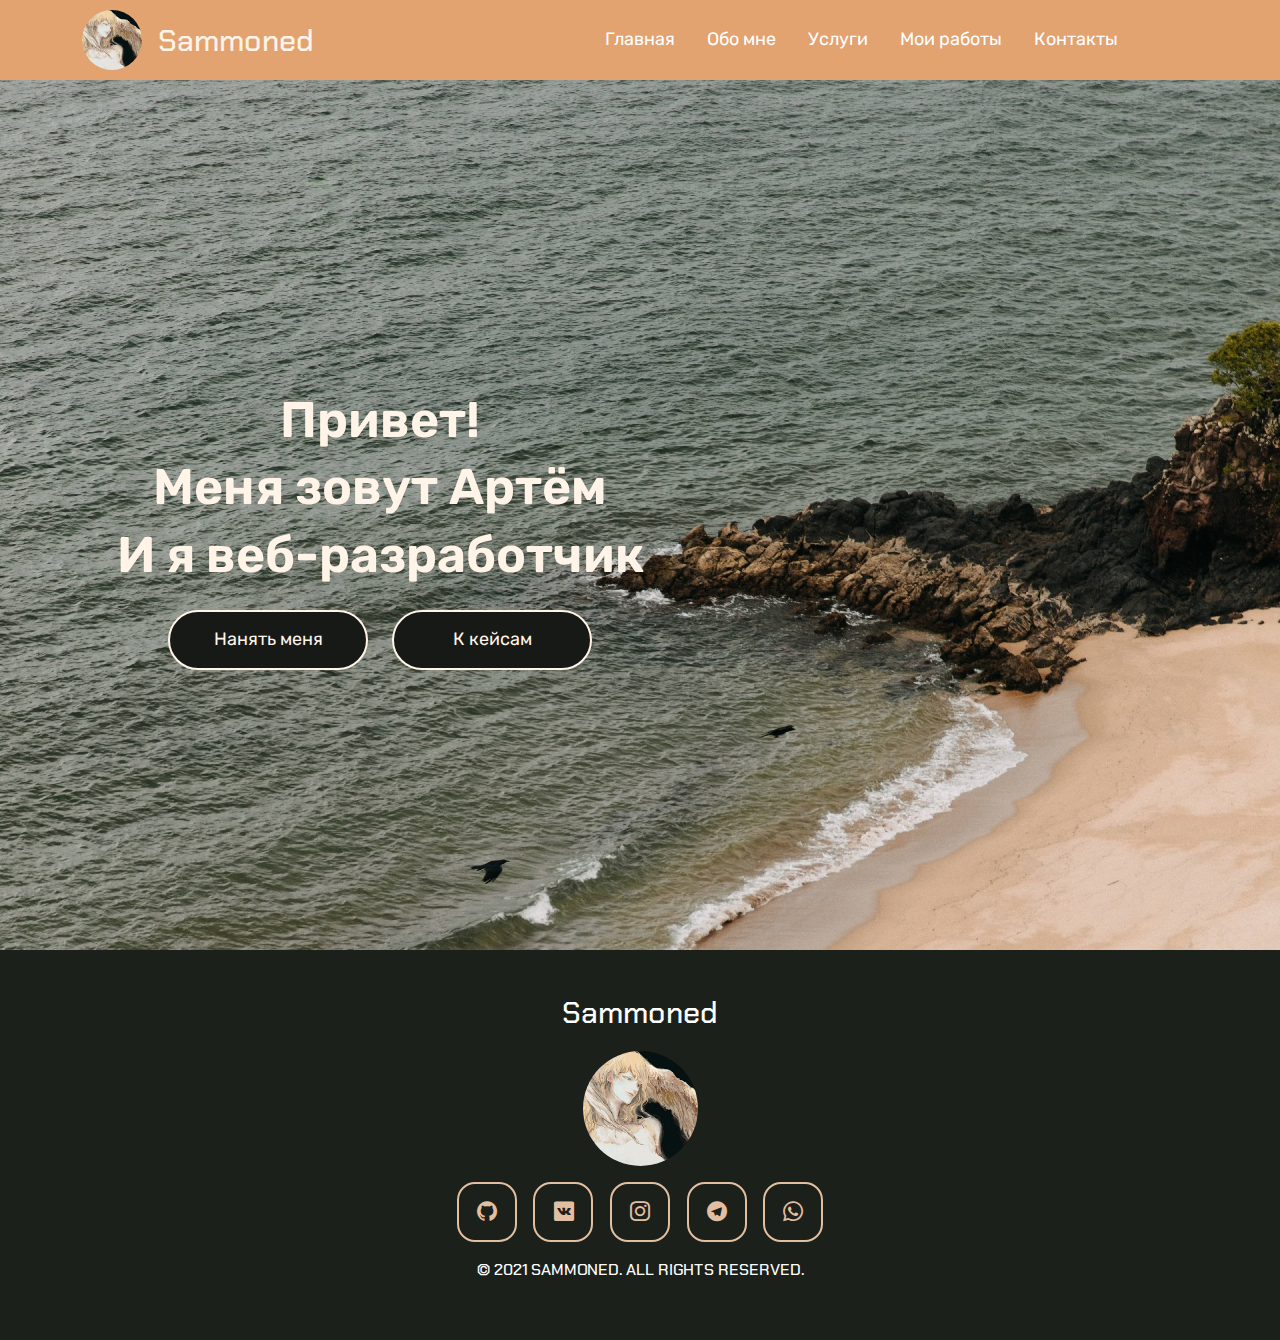
<file: kursovaya/index.html>
<!DOCTYPE html>
<html lang="en">

<head>
	<meta charset="UTF-8">
	<meta name="viewport" content="width=device-width, initial-scale=1.0">
	<title>Sammoned</title>
	<link rel="stylesheet" href="css/bootstrap.min.css">
	<link rel="stylesheet" href="css/style.css">
	<link rel="stylesheet" href="css/font-awesome.min.css">
	<link rel="icon" href="img/AVA.ico" type="image/x-icon">
	<link rel="stylesheet" href="css/icon-fonts.css">
	<link rel="stylesheet" href="css/preloader.css">
</head>

<body>

	<div id="preloader" class="preloader">
		<div class="loader">
		</div>

		<img src="img/AVA.png" alt="">
	</div>

	<header>
		<nav>
			<div class="container h-100 w-100">
				<div class="row h-100">
					<div class="h-100 col-xl-3 col-lg-4 col-6 d-flex align-items-center">
						<div class="ava"></div>
						<div class="logo mx-3">
							Sammoned
						</div>
					</div>
					<div class="h-100 d-lg-block d-none col-xxl-6 col-lg-7 offset-xxl-3 offset-xl-2 offset-lg-1 navigation">
						<ul>
							<li class="mx-xl-3 mx-2"><a href="index.html">Главная</a></li>
							<li class="mx-xl-3 mx-2"><a href="about.html">Обо мне</a></li>
							<li class="mx-xl-3 mx-2"><a href="services.html">Услуги</a></li>
							<li class="mx-xl-3 mx-2"><a href="cases.html">Мои работы</a></li>
							<li class="mx-xl-3 mx-2"><a href="contacts.html">Контакты</a></li>
						</ul>
					</div>
					<div class="navButton w-50 h-100 col-6 d-lg-none d-flex justify-content-end align-items-center">
						<div class="navIcon">
							<i class="icon-menu"></i>
						</div>
					</div>
					<ul class="navTitle">
						<li class="mx-xl-3"><a href="index.html">Главная</a></li>
						<li class="mx-xl-3"><a href="about.html">Обо мне</a></li>
						<li class="mx-xl-3"><a href="services.html">Услуги</a></li>
						<li class="mx-xl-3"><a href="cases.html">Мои работы</a></li>
						<li class="mx-xl-3"><a href="contacts.html">Контакты</a></li>
					</ul>
				</div>
			</div>
		</nav>
	</header>

	<section class="main parallax all" id="main">
		<div class="parallax_bg">

		</div>
		<div class="container content d-flex justify-content-lg-start justify-content-center w-100 h-100 pt-5">
			<div class="row title_container flex-column">
				<div class="col-3 w-100 h-25">
					<p class="title animate">Привет!</p>
				</div>
				<div class="col-3 w-100 h-25">
					<p class="title animate">Меня зовут Артём</p>
				</div>
				<div class="col-3 w-100 h-25">
					<p class="title animate">И я веб-разработчик</p>
				</div>
				<div class="col-3 w-100 h-25">
					<div class="row mt-4">
						<div class="col-6 d-flex justify-content-end">
							<a class="title animate" href="contacts.html"><button id="mainBtn1">Нанять меня</button></a>
						</div>
						<div class="col-6 d-flex">
							<a class="title animate" href="cases.html"><button id="mainBtn2">К кейсам</button></a>
						</div>
					</div>
				</div>
			</div>
		</div>
	</section>

	<footer class="all">
		<div class="container w-100 h-100">
			<div class="row flex-column align-items-center pt-3">
				<div class="logo col-3 mt-4 mb-3">Sammoned</div>
				<div class="ava last col-3 mb-3"></div>
				<div class="d-flex justify-content-center">
					<div class="row networkFrame mb-3 justify-content-evenly">
						<div class="col-3 network">
							<a href="https://github.com/Sammoned1/Sammoned1.github.io" target="_blank"><i class="icon-github"></i></a>
						</div>
						<div class="col-3 network">
							<a href="https://vk.com/sammoned" target="_blank"><i class="icon-vk"></i></a>
						</div>
						<div class="col-3 network">
							<a href="https://www.instagram.com/sammoned1/" target="_blank"><i class="icon-instagram"></i></a>
						</div>
						<div class="col-3 network">
							<a href="https://t.me/Sammoned" target="_blank"><i class="icon-telegram"></i></a>
						</div>
						<div class="col-3 network">
							<a href="https://wa.me/79854816227" target="_blank"><i class="icon-whatsapp"></i></a>
						</div>

					</div>

				</div>
				<span>© 2021 SAMMONED. ALL RIGHTS RESERVED.</span>
			</div>
		</div>
	</footer>
	<script src="js/iconAnimation.js"></script>
	<script src="js/myScrollAnimation.js"></script>
	<script src="js/parallax.js"></script>
	<script src="js/myDropDownMenu.js"></script>
	<script src="js/myScript.js"></script>
	<script src="js/preloader.js"></script>
</body>

</html>
</file>
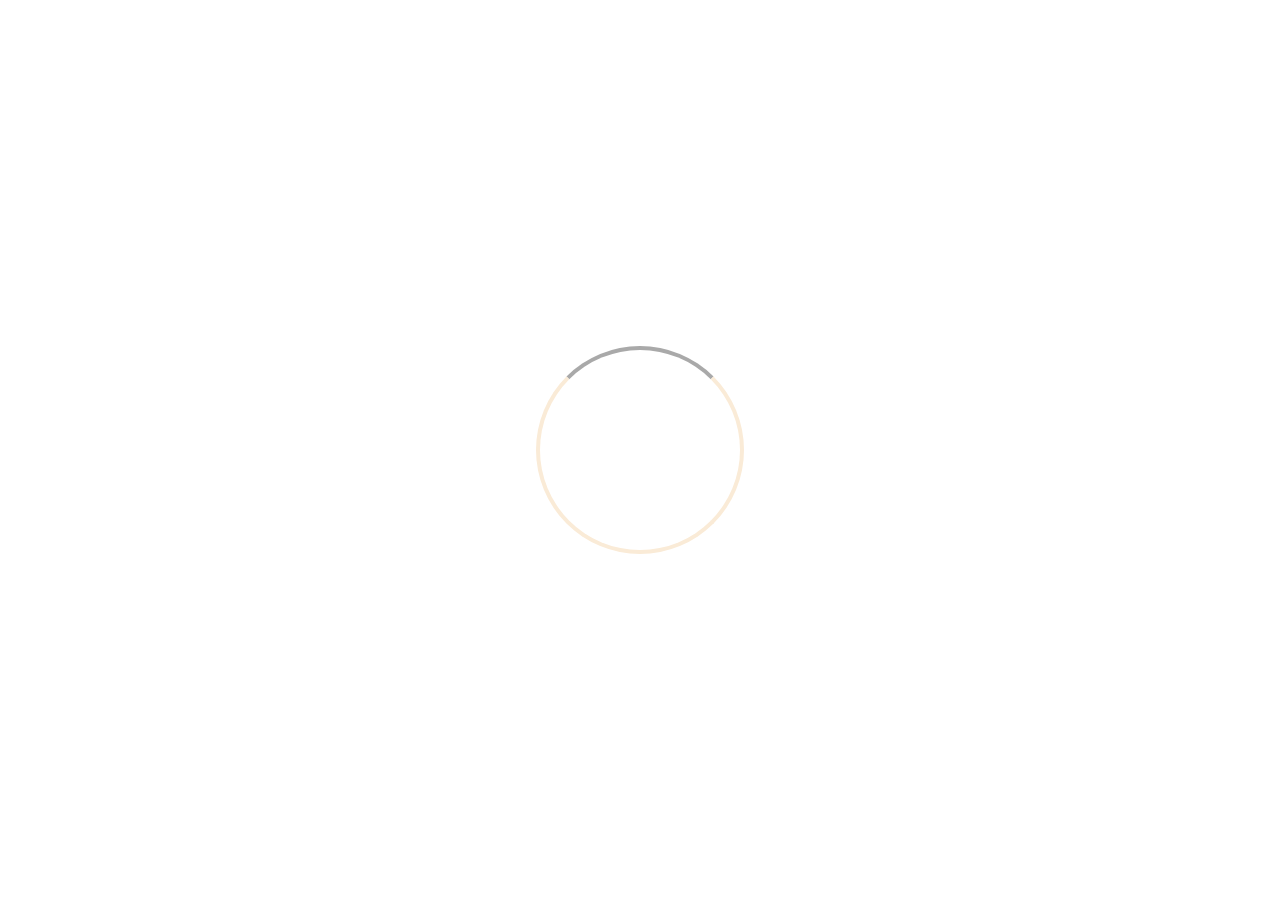
<file: kursovaya/loader.html>
<!DOCTYPE html>
<html lang="en">

<head>
    <meta charset="UTF-8">
    <title>Loader</title>
    <link rel="stylesheet" href="css/reset.css">
    <link rel="stylesheet" href="css/preloader.css">
</head>

<body>
    <section>
        <div class="loader">
<!--
            <span style="--i:1;"></span>
            <span style="--i:2;"></span>
            <span style="--i:3;"></span>
            <span style="--i:4;"></span>
            <span style="--i:5;"></span>
            <span style="--i:6;"></span>
            <span style="--i:7;"></span>
            <span style="--i:8;"></span>
            <span style="--i:9;"></span>
            <span style="--i:10;"></span>
            <span style="--i:11;"></span>
            <span style="--i:12;"></span>
            <span style="--i:13;"></span>
            <span style="--i:14;"></span>
            <span style="--i:15;"></span>
            <span style="--i:16;"></span>
            <span style="--i:17;"></span>
            <span style="--i:18;"></span>
            <span style="--i:19;"></span>
            <span style="--i:20;"></span>
-->
        </div>
    </section>
</body>

</html>
</file>
<file: kursovaya/css/style.css>
html {
	width: 100%;
	height: 100%;
}


.b {
	border: 1px solid red;
}


body {
	height: 100%;
	width: 100%;
	overflow-y: scroll;
	overflow-x: hidden;
	font-family: 'Rubik', sans-serif;
}

.navIcon {
	line-height: 55px;
	text-align: center;
	width: 50px;
	height: 50px;
	font-size: 30px;
	color: #FFF4E7 !important;
	cursor: pointer;
}

nav {
	position: relative;
	color: #FFF4E7;
	height: 80px;
	width: 100%;
	background: #E2A371;
	position: fixed;
	z-index: 100;
/*	transform: translateY(-80px);*/
	transition: all 0.8s;
}

.navTitle{
	position: absolute;
	top: 80px;
	right: 0;
	height: 0px;
	width: 300px;
	background: #171916;
	color: #FFF4E7;
	line-height: 39px;
	text-align: center;
	overflow: hidden;
	transition: all 0.6s ease;
}
.navTitle.active{
	height: 200px;
}
.navTitle li{
	width: 100%;
	font-size: 18px;
	list-style: none;
}
.navTitle a, .navTitle a:visited{
	text-decoration: none;
	color: #FFF4E7;
	width: 100%;
	display: block;
}

nav.active {
	transform: translateY(0);
}

.ava {
	height: 60px;
	width: 60px;
	min-width: 60px;
	overflow: hidden;
	border-radius: 50%;
	background: url("../img/AVA.png") 50% 50%/cover no-repeat;
}

.navigation a,
.navigation a:visited {
	color: white;
	text-decoration: none;
	text-align: center;
	height 100%;
	line-height: 78px;
	font-size: 18px;
	font-family: 'Rubik';
	
}

.navigation li {
	float: left;
	list-style: none;
}

.logo {
	text-align: center;
	font-size: 30px;
	font-family: 'Chakra';
}

.main {
	width: 100%;
	overflow-y: hidden;
	max-height: 1500px;
	height: 1100px;
	position: relative;
	z-index: 0;
}

.parallax_bg {
	z-index: 0;
	width: 100%;
	height: 1500px;
	background: url("../img/miguel-hernandez-8ql_bGUvEno-unsplash.jpg") 50% 30%/cover no-repeat;
/*	transition: all 0.1s;*/
}

.content{
	z-index:3;
	position: absolute;
	left:0;
	right:0;
	top:0;
	bottom: 0;
	
}

.title_container {
	margin-top: 30% !important;
	height: 30%;
	width: 620px;
}

.title_container p {
	font-family: 'Rubik', sans-serif;
	color: #FFF4E7;
	height: 100%;
	width: 100%;
	font-size: 50px;
	text-align: center;
	font-weight: 600;
}

.contact,
.title {
	transform: translate(0, 120%);
	opacity: 0;
	transition: all 0.8s ease 0s;

}

.title.active,
.contact.active {
	opacity: 1;
	transform: translate(0, 0);
}

.list li{
	opacity: 0;
	transform: translateX(-100%);
	transition: all 0.8s;
}

.list.active li{
	opacity: 1;
	transform: translateX(0);
}

.point1:nth-child(2) {
	transition-delay: 0.2s;
}

.point1:nth-child(3) {
	transition-delay: 0.4s;
}

.point1:nth-child(4) {
	transition-delay: 0.6s;
}

.point2:nth-child(1) {
	transition-delay: 0.8s;
}

.point2:nth-child(2) {
	transition-delay: 1s;
}

.point2:nth-child(3) {
	transition-delay: 1.2s;
}

.point2:nth-child(4) {
	transition-delay: 1.4s;
}
.point3:nth-child(2) {
	transition-delay: 0.2s;
}

.point3:nth-child(3) {
	transition-delay: 0.4s;
}

.point3:nth-child(4) {
	transition-delay: 0.6s;
}

.point3:nth-child(5) {
	transition-delay: 0.8s;
}

.point3:nth-child(6) {
	transition-delay: 1s;
}

.point3:nth-child(7) {
	transition-delay: 1.2s;
}

.point3:nth-child(8) {
	transition-delay: 1.4s;
}


.main button {
	width: 200px;
	height: 60px;
	border: 2px solid #FFF4E7;
	color: #FFF4E7;
	background-color: #171916;
	border-radius: 30px;
	font-size: 18px;
}


.aboutMe {
	width: 100%;
	height: 800px;
	background: #1C201B;
	padding-top: 2%;
	
}

.buttons {
	width: 390px;
}

h2 {
	width: 100%;
	height: 90px;
	font-family: 'RubikMonoOne';
	color: white;
	font-size: 55px;
	text-align: center;
	line-height: 90px;
}

.photo {
	height: 440px;
	width: 440px;
	border: 2px solid white;
}

.infoBlock{
	width: 50%;
}

.info {
	width: 100%;
	margin-left: 30px;
	color: white;
}
.info > .row{
	width: 100%;
}

.info h3 {
	font-size: 22px;

}

.info a{
	width: 170px;
	height: 40px;
}

.info button {
	width: 100%;
	height: 100%;
	border: 1px solid white;
	background: none;
	color: white;
	border-radius: 30px;
	font-size: 14px;
}

.line {
	width: 0;
	height: 0;
	-webkit-transition: all 0.8s ease 0.2s;
	-o-transition: all 0.8s ease 0.2s;
	transition: all 0.s ease 0.2s;
}

.line.active{
	width: 450px;
	border: 1px solid white;
}

.lineBlock{
	height: 0;
	margin-bottom: 10px;
}

.aboutMe li {
	position: relative;
	list-style: none;
	margin-bottom: 10px;
}

.info li::before {
	content: '';
	position: absolute;
	background-color: #E3BFA2;
	height: 10px;
	width: 10px;
	left: -30px;
	right: 0;
	bottom: 0;
	top: 30%;
}

.services {
	padding-top: 2%;
	height: 900px;
	width: 100%;
	background: #171916;
}

.service {
	width: 340px;
	height: 378px;
	background: #1C201B;
	border-radius: 50px;

}

.Icon {
	margin: auto;
	width: 110px;
	height: 110px;
	border: 2px solid #E3BFA2;
	border-radius: 35px;
	color: #E3BFA2;
	text-align: center;
	line-height: 115px;
	font-size: 45px;
	transition: all 0.4s;
}

.Icon.active {
	border-radius: 50%;
	transition: all 0.4s;
	background: #FFF4E7;
	color: #E2A371;
	border: 2px solid #E2A371;
}

.services h3 {
	color: white;
	width: 100%;
	text-align: center;
	height: 26px;
	font-size: 24px;
}

.services .row{
	margin-top: 4%;
}

.services p {
	color: white;
	font-size: 20px;
	text-align: center;
	width: 100%;
	height: 120px;
}

.cases {
	padding-top: 2%;
	width: 100%;
	height: 1300px;
	background: url("../img/mark-boss-YvWKfaw9zCw-unsplash.jpg") 100% 100%/cover no-repeat;
}

.cases h2 {
	color: #171916;
}

.frame {
	margin-left: auto;
	margin-right: auto;
	margin-top: 10%;
	width: 60%;
	height: 328px;
	background: #1C201B;
	color: #FFF4E7;
	border-radius: 50px;
	text-align: center;
	font-size: 30px;
	display: -webkit-flex;
	display: -moz-flex;
	display: -ms-flex;
	display: -o-flex;
	display: flex;
	align-items: center;
}

.contacts {
	padding-top: 5%;
	height: 610px;
	width: 100%;
	background: #171916;
}



.contacts a {
	font-family: "Chakra", sans-serif;
	font-size: 20px;
	color: white;
	text-decoration: none;
}

.contacts span {
	color: #E3BFA2;
}

.part {
	line-height: 38px;
}

.ava.last {
	width: 115px;
	height: 115px;
	background: url("../img/AVA.png") 50% 50%/cover no-repeat;
}

footer {
	color: white;
	height: 390px;
	width: 100%;
	background-color: #1C201B;
}

.network {
	height: 60px;
	width: 60px;
	border: 2px solid #E3BFA2;
	border-radius: 18px;
	color: #E3BFA2;
	line-height: 62px;
	font-size: 20px;
	transition: all 0.4s;
}

.network a,
.network a:visited {
	color: #E3BFA2;
	text-decoration: none;
	height: 60px;
	width: 60px;
	display: block;
	text-align: center;
	transform: translate(-23%, -3%);
	transition: all 0.4s;
}

.network:hover {
	background: #FFF4E7;
	border-radius: 50%;
	transition: all 0.4s;
	border: 2px solid #E2A371;
}

.network a:hover {
	color: #E2A371;
	transition: all 0.4s;
}

.networkFrame {
	width: 400px;
}

footer .logo {
	width: 300px;
}

footer span {
	font-family: 'Chakra', sans-serif;
	text-align: center;
	font-size: 16;
}

.dev {
	border: 1px solid red;
}

@media(max-width:1399px) {
	.main {
		height: 950px;
	}

	.photo {
		width: 380px;
		height: 380px;
	}
}

@media(max-width:1300px) {
	.main {
/*		height: 850px;*/
	}
}

@media(max-width:1199px) {
	.main {
/*		height: 800px;*/
	}

	#service3 {
		transform: translateY(-100px);
	}

	.title_container {
		margin-top: 36%!important;
	}

	.services {
		height: 1100px;
	}

	.cases {
		height: 1100px;
	}

}

@media(max-width:991px) {
	.title_container {
		margin-top: 46%!important;
	}

	.main {
/*		height: 700px;*/
	}

	.photoBlock {
		width: 100%;
	}

	.photo {
		width: 440px;
		height: 440px;
	}

	.aboutMe {
		height: 1200px;
	}

	.infoBlock {
		width: 100%;
	}

	.line.active {
		width: 600px;
	}

	.buttons {
		width: 100%;
	}

	.contacts {
		height: 700px;
	}

	.frame {
		width: 80%;
		height: 400px;
	}

	.info {
		margin-top: 20px;
	}
	.infoPart{
		padding-left: 80px;
	}
}

@media(max-width:767px) {
	.title_container {
		margin-top: 55%!important;
	}

	.title_container p {
		font-size: 40px;
	}

	.contacts p {
		font-size: 18px;
	}

	.contacts {
		height: 700px;
	}

	#service3 {
		transform: translateY(0);
	}

	.services {
		height: 1500px;
	}

	.service {
		margin: 15px 0 15px 0;
	}
	.line.active {
		width: 100%;
	}
	.infoPart{
		padding-left: 0;
	}
}

@media(max-width:575px) {
	.contactRow {
		width: 106%;
	}

	.contactRow > div {
		width: 100%;
	}

	.contacts {
		height: 1000px;
	}

	.contacts p {
		text-align: center;
	}

	.aboutMe {
		height: 1100px;
	}

	.part {
		width: 100%;
	}
}

@media(max-width:524px) {
	.photo {
		width: 400px;
		height: 400px;
	}

/*
	.aboutMe {
		height: 1200px;
	}
*/

}



@media(max-width:482px) {
	.title_container p {
		font-size: 35px;
	}

	.main button {
		height: 50px;
		width: 180px;
		font-size: 16px;
	}

	nav {
		height: 60px;
	}
	
	.navTitle{
		top: 60px;
		width: 100%;
	}

	.ava {
		height: 45px;
		width: 45px;
		min-width: 45px;
	}

	.navIcon {
		line-height: 60px;
	}

	.logo {
		font-size: 25px;
	}

	.photo {
		width: 360px;
		height: 360px;
	}

	.frame {
		transform: translateY(50px);
		font-size: 24px;
	}

	h2 {
		font-size: 40px;
	}
	.main{
		height: 880px;
	}
}

@media(max-width:443px) {
	.photo {
		height: 340px;
		width: 340px;
	}

	.frame {
		height: 400px;
	}
}

@media(max-width:426px) {
	.title_container p {
		font-size: 30px;
	}

	.main button {
		height: 45px;
		width: 170px;
		font-size: 16px;
	}

	.photo {
		width: 300px;
		height: 300px;
	}

	#service1,
	#service2 {
		transform: scale(0.8), ;
	}
}

@media(max-width:400px) {
	.main button {
		height: 45px;
		width: 160px;
		font-size: 14px;
	}
	.title_container{
		margin-top: 75%!important;
	}

}

@media(max-width:383px) {
	.photo {
		width: 290px;
		height: 290px;
	}
}

@font-face {
	/*	основной текст*/
	font-family: "Rubik";
	src: url("../fonts/Rubik-VariableFont_wght.ttf") format("truetype");
	font-style: normal;
	font-weight: medium;
}

@font-face {
	/*	Лого*/
	font-family: "Chakra";
	src: url("../fonts/ChakraPetch-Medium.ttf") format("truetype");
	font-style: normal;
	font-weight: normal;
}

@font-face {
	/*	Заголовки*/
	font-family: 'RubikMonoOne';
	src: url("../fonts/RubikMonoOne-Regular.ttf") format("truetype");
	font-style: normal;
	font-weight: normal;
}
</file>
<file: kursovaya/css/icon-fonts.css>
@font-face {
  font-family: 'icomoon';
  src:  url('../fonts/icomoon.eot?ulhn27');
  src:  url('../fonts/icomoon.eot?ulhn27#iefix') format('embedded-opentype'),
    url('../fonts/icomoon.ttf?ulhn27') format('truetype'),
    url('../fonts/icomoon.woff?ulhn27') format('woff'),
    url('../fonts/icomoon.svg?ulhn27#icomoon') format('svg');
  font-weight: normal;
  font-style: normal;
  font-display: block;
}

[class^="icon-"], [class*=" icon-"] {
  /* use !important to prevent issues with browser extensions that change fonts */
  font-family: 'icomoon' !important;
  speak: never;
  font-style: normal;
  font-weight: normal;
  font-variant: normal;
  text-transform: none;
  line-height: 1;

  /* Better Font Rendering =========== */
  -webkit-font-smoothing: antialiased;
  -moz-osx-font-smoothing: grayscale;
}

.icon-menu:before {
  content: "\e904";
}
.icon-website:before {
  content: "\e901";
}
.icon-palette:before {
  content: "\e902";
}
.icon-frames:before {
  content: "\e900";
}
.icon-scrollDown:before {
  content: "\e903";
}
.icon-arrow-down2:before {
  content: "\ea3e";
}
.icon-instagram:before {
  content: "\ea92";
}
.icon-whatsapp:before {
  content: "\ea93";
}
.icon-telegram:before {
  content: "\ea95";
}
.icon-vk:before {
  content: "\ea98";
}
.icon-github:before {
  content: "\eab0";
}
</file>
<file: kursovaya/css/preloader.css>
.preloader{
	position: fixed;
	left: 0;
	top: 0;
	height: 100%;
	width: 100%;
	z-index: 999;
	background-color: antiquewhite;
	transition: 1s all;
	opacity: 1;
	visibility: visible;
	
}
.loader{
	height: 208px;
	width: 208px;
	position: absolute;
	left: 50%;
	top: 50%;
	border-radius: 50%;
	border: 4px solid antiquewhite;
	border-top-color: darkgray;
	transform: translate(-50%, -50%);
	animation: spin 2s infinite linear;
/*	animation: spin2 2s infinite linear;*/
}

.preloader img{
	position: absolute;
	overflow: hidden;
	border-radius: 50%;
	height: 200px;
	width: 200px;
	left: 50%;
	top: 50%;
	transform: translate(-50%, -50%);
}

.preloader.done{
	opacity: 0;
	visibility: hidden;
}

@keyframes spin{
	from{
		transform: translate(-50%, -50%) rotate(0deg);
	}
	to{
		transform: translate(-50%, -50%) rotate(360deg);
	}
}
body.loaded{
	overflow-y: scroll;
}
</file>
